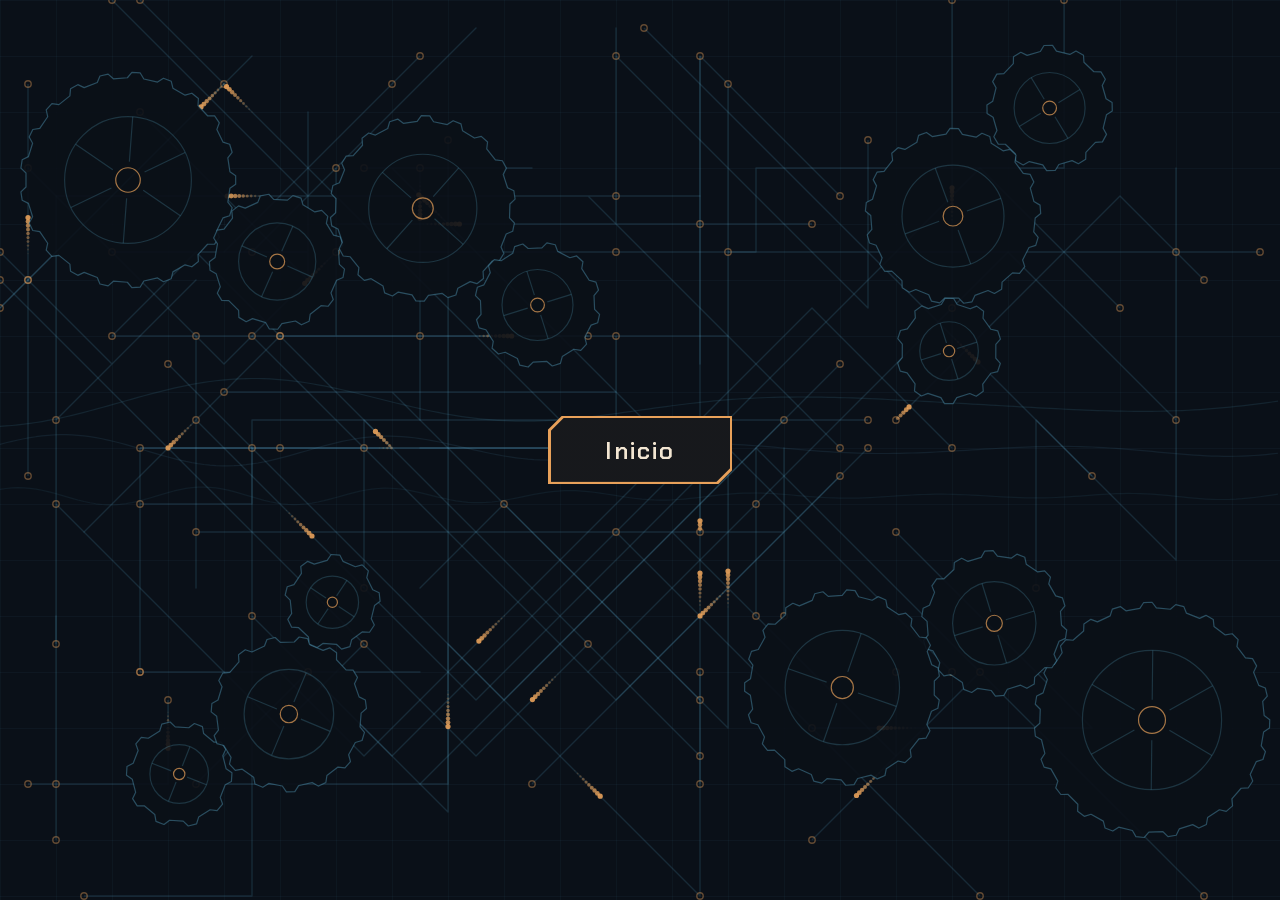
<file: index.html>
<!DOCTYPE html>
<html lang="es">
<head>
  <meta charset="UTF-8">
  <meta name="viewport" content="width=device-width, initial-scale=1">
  <title>Invitación</title>
  <link rel="preconnect" href="https://fonts.googleapis.com">
  <link rel="preconnect" href="https://fonts.gstatic.com" crossorigin>
  <link href="https://fonts.googleapis.com/css2?family=Chakra+Petch:wght@500;600&display=swap" rel="stylesheet">
  <link rel="stylesheet" href="css/inicio.css">
</head>
<body>
  <!-- Fondo animado dibujado por js/inicio.js -->
  <canvas id="fondo" aria-hidden="true"></canvas>

  <main class="centro">
    <button id="btnInicio" class="btn-inicio" type="button">
      <span class="btn-texto">Inicio</span>
    </button>
  </main>

  <!-- Cortina circular para la transición hacia la otra página -->
  <div id="cortina" aria-hidden="true"></div>

  <script src="js/inicio.js"></script>
</body>
</html>
</file>
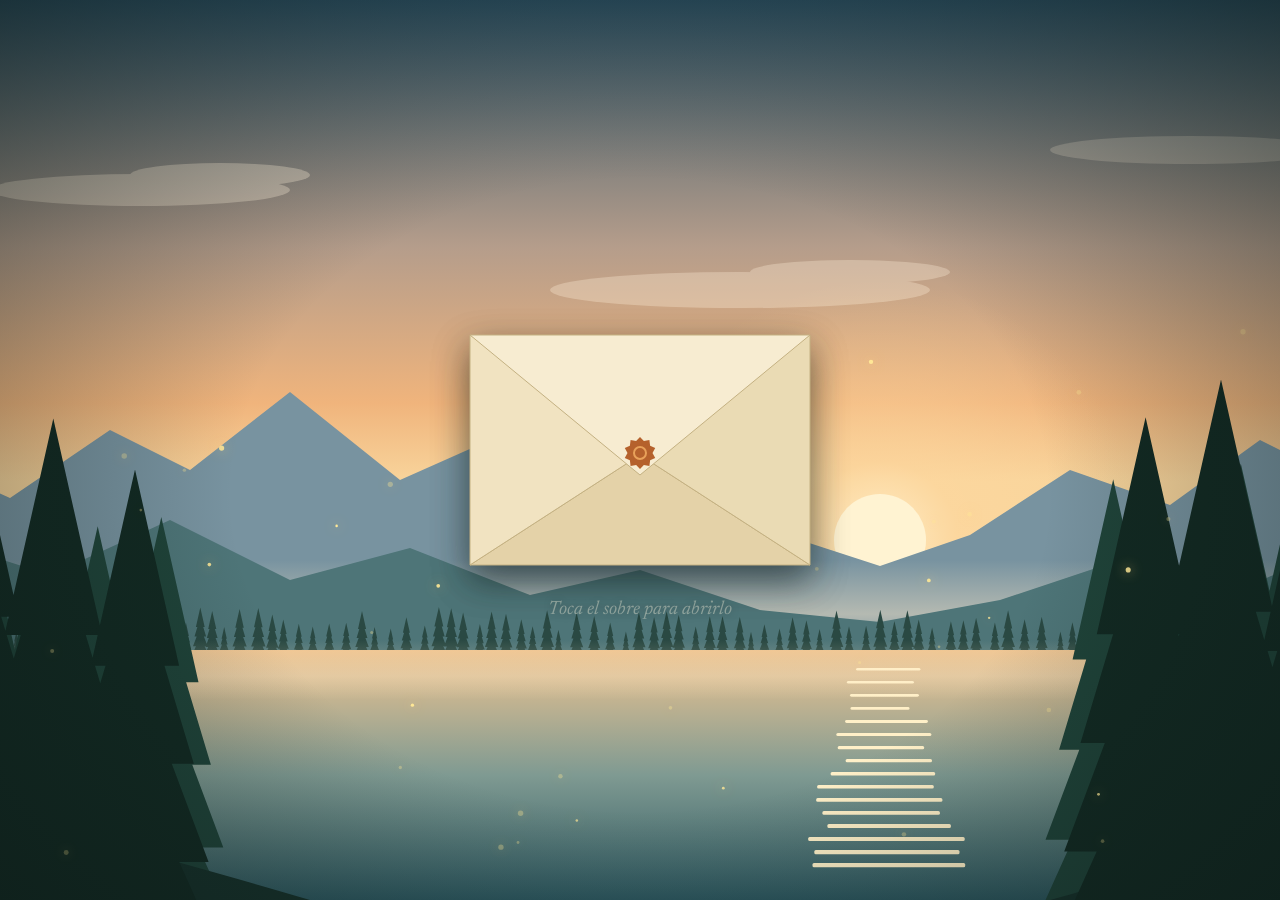
<file: invitacion.html>
<!DOCTYPE html>
<html lang="es">
<head>
  <meta charset="UTF-8">
  <meta name="viewport" content="width=device-width, initial-scale=1">
  <title>Invitación</title>
  <link rel="preconnect" href="https://fonts.googleapis.com">
  <link rel="preconnect" href="https://fonts.gstatic.com" crossorigin>
  <link href="https://fonts.googleapis.com/css2?family=Chakra+Petch:wght@600&family=Mrs+Saint+Delafield&family=Newsreader:ital,opsz,wght@0,6..72,400;1,6..72,400&display=swap" rel="stylesheet">
  <link rel="stylesheet" href="css/invitacion.css">
</head>
<body>

  <!-- ================= PAISAJE DE FONDO ================= -->
  <div class="escena" id="escena" aria-hidden="true">
    <svg id="paisaje" viewBox="0 0 1600 900" preserveAspectRatio="xMidYMid slice">
      <defs>
        <linearGradient id="gCielo" x1="0" y1="0" x2="0" y2="1">
          <stop offset="0"    stop-color="#2d5266"/>
          <stop offset="0.38" stop-color="#b59d8b"/>
          <stop offset="0.62" stop-color="#f0b47c"/>
          <stop offset="0.74" stop-color="#f8d49b"/>
        </linearGradient>
        <radialGradient id="gSol" cx="0.5" cy="0.5" r="0.5">
          <stop offset="0"   stop-color="#fff3d2" stop-opacity="0.95"/>
          <stop offset="0.3" stop-color="#ffd9a0" stop-opacity="0.55"/>
          <stop offset="1"   stop-color="#ffd9a0" stop-opacity="0"/>
        </radialGradient>
        <linearGradient id="gLago" x1="0" y1="0" x2="0" y2="1">
          <stop offset="0" stop-color="#efc490"/>
          <stop offset="0.5" stop-color="#7f9a92"/>
          <stop offset="1" stop-color="#2c565e"/>
        </linearGradient>
        <linearGradient id="gBruma" x1="0" y1="0" x2="0" y2="1">
          <stop offset="0" stop-color="#ffe9c7" stop-opacity="0"/>
          <stop offset="0.6" stop-color="#ffe9c7" stop-opacity="0.45"/>
          <stop offset="1" stop-color="#ffe9c7" stop-opacity="0"/>
        </linearGradient>
      </defs>

      <rect width="1600" height="650" fill="url(#gCielo)"/>
      <circle cx="1040" cy="540" r="260" fill="url(#gSol)"/>
      <circle cx="1040" cy="540" r="46" fill="#fff3d2"/>

      <!-- Nubes: se desplazan lento (CSS) -->
      <g class="nubes">
        <g class="nube n1" fill="#fff0da" opacity="0.4">
          <ellipse cx="300" cy="190" rx="150" ry="16"/><ellipse cx="380" cy="175" rx="90" ry="12"/>
        </g>
        <g class="nube n2" fill="#fff0da" opacity="0.32">
          <ellipse cx="900" cy="290" rx="190" ry="18"/><ellipse cx="1010" cy="272" rx="100" ry="12"/>
        </g>
        <g class="nube n3" fill="#fff0da" opacity="0.28">
          <ellipse cx="1350" cy="150" rx="140" ry="14"/>
        </g>
      </g>

      <!-- Montañas lejanas, medias y línea de árboles -->
      <path fill="#7893a0" d="M0 640 L0 500 L90 462 L170 498 L270 430 L350 470 L450 392 L560 480 L650 440 L760 505 L880 470 L960 540 L1040 566 L1130 535 L1230 470 L1330 505 L1420 440 L1520 490 L1600 455 L1600 640 Z"/>
      <rect y="560" width="1600" height="90" fill="url(#gBruma)"/>
      <path fill="#4e7578" d="M0 660 L0 560 L100 540 L210 575 L330 520 L450 580 L570 548 L690 595 L800 570 L920 610 L1040 622 L1160 600 L1280 560 L1400 590 L1500 545 L1600 570 L1600 660 Z"/>
      <g id="arbolesLejanos"></g>

      <!-- Lago -->
      <rect y="650" width="1600" height="250" fill="url(#gLago)"/>
      <g id="reflejoSol"></g>
      <rect y="640" width="1600" height="60" fill="url(#gBruma)" opacity="0.7"/>

      <!-- Orillas y pinos de primer plano -->
      <g id="arbolesCerca"></g>
    </svg>

    <canvas id="luciernagas"></canvas>
    <div class="vineta"></div>
  </div>

  <!-- Telón verde: continúa la transición de la pantalla de inicio -->
  <div class="telon" id="telon" aria-hidden="true"></div>

  <!-- ================= SOBRE Y CARTA ================= -->
  <main class="escenario" id="escenario">
    <div class="stage" id="stage">

      <!-- Capa trasera del sobre (interior + solapa abierta) -->
      <svg class="sobre sobre-atras" id="sobreAtras" viewBox="-170 -115 340 230" aria-hidden="true">
        <rect x="-170" y="-115" width="340" height="230" rx="3" fill="#cdb98c"/>
        <polygon id="solapaAtras" points="-170,-115 170,-115 0,25" fill="#b9a574" stroke="#a89464" stroke-width="1" stroke-linejoin="round" visibility="hidden"/>
      </svg>

      <!-- Carta (entra y sale del sobre) -->
      <article class="carta" id="carta" aria-label="Carta de invitación">
        <div class="carta-cuerpo" id="cartaCuerpo" tabindex="-1">
          <p class="saludo" id="saludo"></p>
          <div id="parrafos"></div>
          <p class="despedida" id="despedida"></p>
          <p class="remitente" id="remitente"></p>

          <div class="zona-accion" id="zonaAccion">
            <button class="btn-acepto" id="btnAcepto" type="button">
              <span class="btn-acepto-texto"></span>
            </button>
          </div>

          <div class="firmas" id="firmas">
            <div class="firma">
              <div class="tinta"><span class="trazo" id="firmaInvitado"></span></div>
              <div class="linea"></div>
              <p class="etiqueta"></p>
            </div>
            <div class="firma">
              <div class="tinta"><span class="trazo" id="firmaAnfitrion"></span></div>
              <div class="linea"></div>
              <p class="etiqueta"></p>
            </div>
          </div>
        </div>
      </article>

      <!-- Capa delantera del sobre (bolsillo + solapa cerrada).
           Estos mismos polígonos se transforman en el avión. -->
      <svg class="sobre sobre-frente" id="sobreFrente" viewBox="-170 -115 340 230" aria-hidden="true">
        <polygon id="pB" points="-170,115 170,115 0,5"      fill="#e4d2a8" stroke="#c4b182" stroke-width="1" stroke-linejoin="round"/>
        <polygon id="pL" points="-170,-115 0,5 -170,115"    fill="#f1e3c1" stroke="#c4b182" stroke-width="1" stroke-linejoin="round"/>
        <polygon id="pR" points="170,-115 0,5 170,115"      fill="#eadbb4" stroke="#c4b182" stroke-width="1" stroke-linejoin="round"/>
        <polygon id="pF" points="-170,-115 170,-115 0,25"   fill="#f7ecd1" stroke="#c4b182" stroke-width="1" stroke-linejoin="round"/>
        <g id="sello"><path id="selloForma" fill="#b5612c"/><circle r="6" fill="none" stroke="#e8a15a" stroke-width="2"/></g>
      </svg>

      <!-- Área clicable para abrir el sobre -->
      <button class="area-sobre" id="btnSobre" type="button" aria-label="Abrir el sobre"></button>
    </div>

    <p class="pista" id="pista"></p>
  </main>

  <!-- ================= MENSAJE FINAL ================= -->
  <section class="final" id="final" aria-live="polite">
    <p class="final-linea" id="finalA"></p>
    <p class="final-linea final-linea-2" id="finalB"></p>
  </section>

  <script src="js/datos.js"></script>
  <script src="js/paisaje.js"></script>
  <script src="js/invitacion.js"></script>
  <script src="js/avion.js"></script>
</body>
</html>
</file>
<file: css/inicio.css>
/* ==========================================================
   INICIO.CSS — pantalla de inicio (fondo mecatrónico + botón)
   ========================================================== */

:root {
  --fondo: #0a1018;      /* azul grafito */
  --cobre: #e8a15a;      /* cobre de placa de circuito */
  --acero: #5fb4d6;      /* acero azulado */
  --texto: #f3e6d2;
  --verde-cortina: #213f33; /* mismo verde con el que abre la página de la carta */
}

* { box-sizing: border-box; margin: 0; padding: 0; }

html, body {
  height: 100%;
  background: var(--fondo);
  overflow: hidden;
}

#fondo {
  position: fixed;
  inset: 0;
  width: 100%;
  height: 100%;
  display: block;
}

.centro {
  position: relative;
  z-index: 2;
  min-height: 100%;
  display: grid;
  place-items: center;
}

/* ---------- Botón Inicio ----------
   Forma con esquinas cortadas (como una pieza maquinada).
   El borde cobre es el propio fondo del botón; ::before es el interior. */
.btn-inicio {
  --corte: 14px;
  position: relative;
  padding: 1.15rem 3.6rem;
  border: 0;
  cursor: pointer;
  font-family: "Chakra Petch", "Segoe UI", system-ui, sans-serif;
  font-weight: 600;
  font-size: 1.5rem;
  letter-spacing: 0.08em;
  color: var(--texto);
  background: var(--cobre);
  clip-path: polygon(
    var(--corte) 0, 100% 0,
    100% calc(100% - var(--corte)),
    calc(100% - var(--corte)) 100%,
    0 100%, 0 var(--corte)
  );
  transition: transform 0.25s ease, color 0.25s ease;
}

.btn-inicio::before {
  content: "";
  position: absolute;
  inset: 2px;
  background: linear-gradient(90deg, var(--cobre) 50%, rgba(10, 16, 24, 0.94) 50%) right / 200% 100%;
  clip-path: inherit;
  transition: background-position 0.45s ease;
}

.btn-texto { position: relative; z-index: 1; }

.btn-inicio:hover::before,
.btn-inicio:focus-visible::before {
  background-position: left;
}
.btn-inicio:hover,
.btn-inicio:focus-visible { color: var(--fondo); transform: scale(1.04); }

.btn-inicio:focus-visible {
  outline: 2px solid var(--acero);
  outline-offset: 6px;
}

.btn-inicio:active { transform: scale(0.97); }
.btn-inicio[disabled] { pointer-events: none; }

/* ---------- Cortina de transición ---------- */
#cortina {
  position: fixed;
  inset: 0;
  z-index: 10;
  background: var(--verde-cortina);
  clip-path: circle(0px at 50% 50%);
  pointer-events: none;
}

@media (max-width: 480px) {
  .btn-inicio { font-size: 1.25rem; padding: 1rem 2.8rem; }
}
</file>
<file: css/invitacion.css>
/* ==========================================================
   INVITACION.CSS — paisaje, sobre, carta, firmas y mensaje final
   Las medidas --ew, --lw y --lh las calcula js/invitacion.js
   según el tamaño de la pantalla (valores de respaldo aquí).
   ========================================================== */

:root {
  --verde-cortina: #213f33;
  --papel: #f6edd9;
  --papel-sombra: #e9dcc0;
  --tinta: #2b2823;
  --cobre: #e8a15a;
  --cobre-oscuro: #b5612c;
  --crema: #fff3dc;

  --ew: 340px;                       /* ancho del sobre */
  --eh: calc(var(--ew) * 230 / 340); /* alto del sobre (proporción fija) */
  --lw: 560px;                       /* ancho de la carta */
  --lh: 700px;                       /* alto de la carta */
}

* { box-sizing: border-box; margin: 0; padding: 0; }

html, body {
  height: 100%;
  overflow: hidden;
  background: var(--verde-cortina);
  font-family: "Newsreader", Georgia, serif;
  color: var(--tinta);
}

/* ---------- Paisaje ---------- */
.escena {
  position: fixed;
  inset: 0;
  overflow: hidden;
  transform-origin: 50% 62%;
}
#paisaje, #luciernagas {
  position: absolute;
  inset: 0;
  width: 100%;
  height: 100%;
  display: block;
}
.vineta {
  position: absolute;
  inset: 0;
  background: radial-gradient(ellipse at 50% 55%, transparent 45%, rgba(12, 24, 22, 0.55) 100%);
  pointer-events: none;
}

/* Nubes a la deriva */
.nube { animation: deriva 60s ease-in-out infinite alternate; }
.n2 { animation-duration: 80s; animation-direction: alternate-reverse; }
.n3 { animation-duration: 95s; }
@keyframes deriva { from { transform: translateX(-70px); } to { transform: translateX(90px); } }

/* Destellos del sol sobre el lago (los crea paisaje.js) */
.destello { animation: destello 3.2s ease-in-out infinite; transform-box: fill-box; transform-origin: center; }
@keyframes destello {
  0%, 100% { opacity: 0.25; transform: scaleX(0.7); }
  50%      { opacity: 0.85; transform: scaleX(1.15); }
}

/* ---------- Telón de entrada ---------- */
.telon {
  position: fixed;
  inset: 0;
  z-index: 50;
  background: var(--verde-cortina);
  pointer-events: none;
}

/* ---------- Escenario del sobre ---------- */
.escenario {
  position: fixed;
  inset: 0;
  z-index: 5;
}

.stage {
  position: fixed;
  left: 50%;
  top: 50%;
  width: 0;
  height: 0;
}
.stage.flota { animation: flota 4.2s ease-in-out infinite; }
@keyframes flota {
  0%, 100% { transform: translateY(-5px); }
  50%      { transform: translateY(6px); }
}

.sobre {
  position: absolute;
  width: var(--ew);
  height: var(--eh);
  left: calc(var(--ew) / -2);
  top: calc(var(--eh) / -2);
  overflow: visible;
  pointer-events: none;   /* el clic lo recibe .area-sobre; así la carta es seleccionable */
  filter: drop-shadow(0 14px 18px rgba(10, 20, 18, 0.35));
}
.sobre-atras  { z-index: 1; }
.sobre-frente { z-index: 3; }

.area-sobre {
  position: absolute;
  z-index: 6;
  width: var(--ew);
  height: var(--eh);
  left: calc(var(--ew) / -2);
  top: calc(var(--eh) / -2);
  border: 0;
  background: transparent;
  cursor: pointer;
  border-radius: 6px;
}
.area-sobre:focus-visible { outline: 2px dashed var(--crema); outline-offset: 10px; }
.area-sobre[hidden] { display: none; }

.pista {
  position: fixed;
  left: 0;
  right: 0;
  top: calc(50% + var(--eh) / 2 + 2.2rem);
  text-align: center;
  font-style: italic;
  font-size: 1.2rem;
  color: var(--crema);
  text-shadow: 0 1px 10px rgba(10, 20, 18, 0.7);
  animation: pulso 2.6s ease-in-out infinite;
}
@keyframes pulso { 0%, 100% { opacity: 0.55; } 50% { opacity: 1; } }

/* ---------- Carta ---------- */
.carta {
  position: absolute;
  z-index: 2;
  width: var(--lw);
  height: var(--lh);
  left: calc(var(--lw) / -2);
  top: 0;
  transform-origin: 50% 0;
  background:
    repeating-linear-gradient(0deg, transparent 0 31px, rgba(120, 95, 50, 0.05) 31px 32px),
    linear-gradient(160deg, #fbf4e2, var(--papel) 55%, var(--papel-sombra));
  border-radius: 3px;
  box-shadow: 0 18px 40px rgba(10, 20, 18, 0.35);
}

.carta-cuerpo {
  height: 100%;
  overflow-y: auto;
  padding: 2.6rem 2.4rem 2.2rem;
  scrollbar-width: thin;
  scrollbar-color: rgba(120, 95, 50, 0.35) transparent;
  outline: none;
}

.saludo {
  font-family: "Mrs Saint Delafield", cursive;
  font-size: 2.8rem;
  line-height: 1.1;
  margin-bottom: 1.2rem;
}
#parrafos p {
  font-size: 1.14rem;
  line-height: 1.75;
  margin-bottom: 1.1rem;
  max-width: 62ch;
}
.despedida { font-style: italic; margin-top: 1.6rem; }
.remitente {
  font-family: "Mrs Saint Delafield", cursive;
  font-size: 2.4rem;
  line-height: 1.2;
}

/* ---------- Botón Acepto (misma pieza maquinada que Inicio) ---------- */
.zona-accion { margin-top: 2.2rem; text-align: center; }

.btn-acepto {
  --corte: 11px;
  position: relative;
  padding: 0.85rem 2.8rem;
  border: 0;
  cursor: pointer;
  font-family: "Chakra Petch", system-ui, sans-serif;
  font-weight: 600;
  font-size: 1.15rem;
  letter-spacing: 0.07em;
  color: var(--tinta);
  background: var(--cobre);
  clip-path: polygon(var(--corte) 0, 100% 0, 100% calc(100% - var(--corte)), calc(100% - var(--corte)) 100%, 0 100%, 0 var(--corte));
  transition: transform 0.2s ease, background-color 0.2s ease;
}
.btn-acepto:hover, .btn-acepto:focus-visible { background: #f2b573; transform: scale(1.05); }
.btn-acepto:active { transform: scale(0.97); }
.btn-acepto:focus-visible { outline: 2px solid var(--tinta); outline-offset: 4px; }
.btn-acepto[disabled] { pointer-events: none; }

/* ---------- Firmas ---------- */
.firmas {
  display: none;               /* aparece al pulsar Acepto */
  grid-template-columns: 1fr 1fr;
  gap: 1.8rem;
  margin-top: 2.4rem;
}
.firma { min-width: 0; }

.tinta {
  height: 4.6rem;
  display: flex;
  align-items: flex-end;
  justify-content: center;
  overflow: visible;
}
.trazo {
  display: inline-block;
  font-family: "Mrs Saint Delafield", cursive;
  font-size: 3.4rem;           /* JS lo reduce si el nombre no cabe */
  line-height: 1;
  white-space: nowrap;
  padding: 0 0.3em;
  color: #1f3a5c;              /* tinta azul */
  clip-path: inset(-40% 100% -40% 0);
}
.linea {
  height: 2px;
  background: var(--tinta);
  transform: scaleX(0);
  transform-origin: left center;
}
.etiqueta {
  margin-top: 0.45rem;
  text-align: center;
  font-style: italic;
  font-size: 1rem;
  opacity: 0;
}

/* ---------- Mensaje final ---------- */
.final {
  position: fixed;
  inset: 0;
  z-index: 20;
  display: grid;
  place-content: center;
  gap: 0.8rem;
  padding: 0 1.5rem;
  text-align: center;
  pointer-events: none;
  opacity: 0;
  background: radial-gradient(ellipse at center, rgba(14, 28, 25, 0.62), rgba(14, 28, 25, 0) 72%);
}
.final-linea {
  font-style: italic;
  font-size: clamp(2rem, 6.2vw, 4.1rem);
  line-height: 1.15;
  color: var(--crema);
  text-shadow: 0 2px 22px rgba(10, 20, 18, 0.75);
  opacity: 0;
}
.final-linea-2 { font-size: clamp(1.5rem, 4.4vw, 2.8rem); color: #ffd9a0; }

/* ---------- Móvil ---------- */
@media (max-width: 520px) {
  .carta-cuerpo { padding: 2rem 1.4rem 1.8rem; }
  .saludo { font-size: 2.4rem; }
  #parrafos p { font-size: 1.06rem; }
  .firmas { gap: 1rem; }
  .trazo { font-size: 2.6rem; }
}

@media (prefers-reduced-motion: reduce) {
  .stage.flota, .nube, .destello, .pista { animation: none; }
}
</file>
